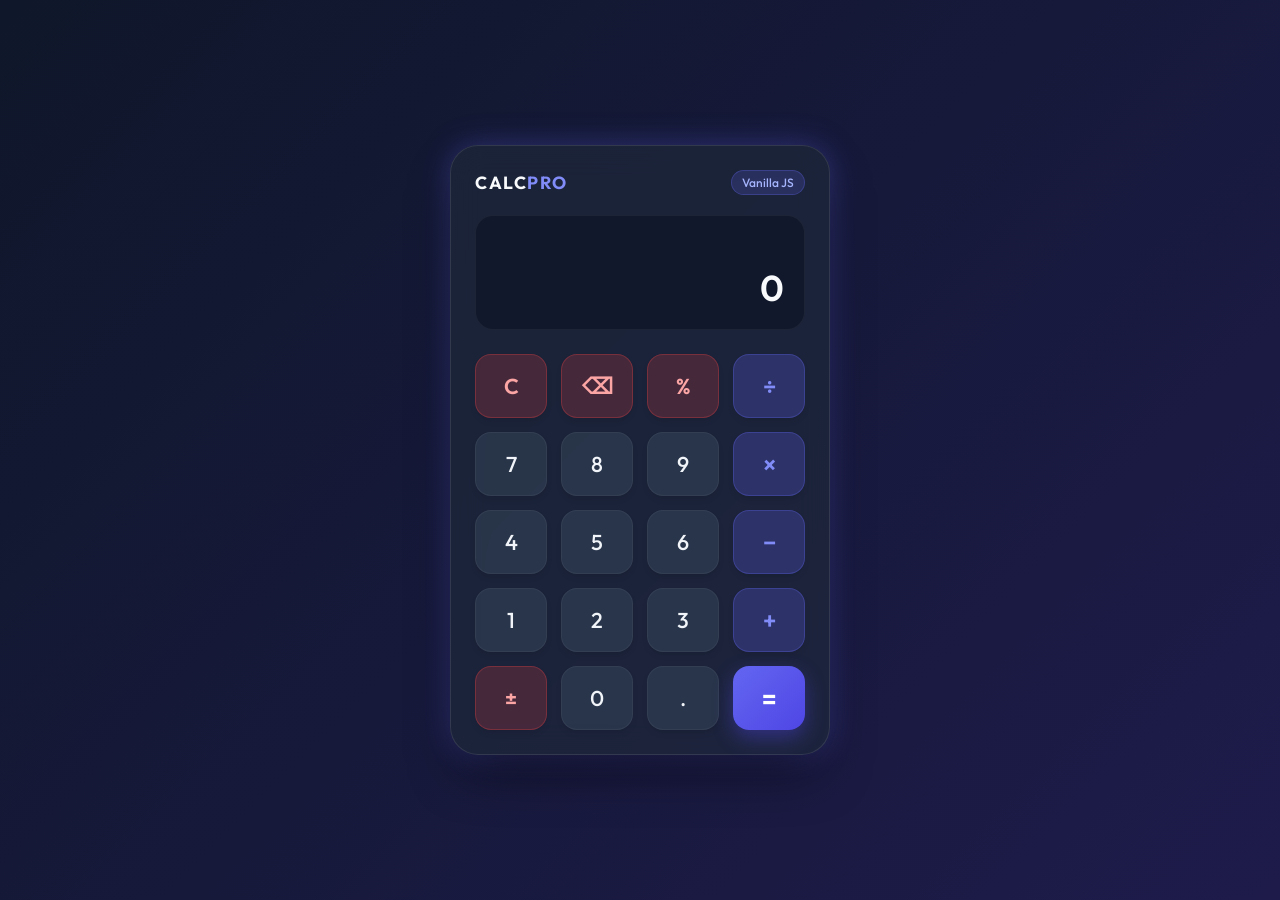
<file: task1-calculator/index.html>
<!DOCTYPE html>
<html lang="en">
<head>
    <meta charset="UTF-8">
    <meta name="viewport" content="width=device-width, initial-scale=1.0">
    <title>Modern Precision Calculator</title>
    <link rel="stylesheet" href="style.css">
    <link rel="preconnect" href="https://fonts.googleapis.com">
    <link rel="preconnect" href="https://fonts.gstatic.com" crossorigin>
    <link href="https://fonts.googleapis.com/css2?family=Outfit:wght@300;400;500;600;700&display=swap" rel="stylesheet">
</head>
<body>
    <div class="calculator-container">
        <header class="calculator-header">
            <span class="logo">CALC<span class="highlight">PRO</span></span>
            <span class="badge">Vanilla JS</span>
        </header>

        <!-- Display Screen -->
        <div class="display-screen" id="displayScreen">
            <div class="previous-operand" id="previousOperand"></div>
            <div class="current-operand" id="currentOperand">0</div>
        </div>

        <!-- Buttons Grid -->
        <div class="buttons-grid">
            <button class="btn btn-action" data-action="clear">C</button>
            <button class="btn btn-action" data-action="backspace">⌫</button>
            <button class="btn btn-action" data-action="percent">%</button>
            <button class="btn btn-operator" data-operator="÷">÷</button>

            <button class="btn btn-number" data-number="7">7</button>
            <button class="btn btn-number" data-number="8">8</button>
            <button class="btn btn-number" data-number="9">9</button>
            <button class="btn btn-operator" data-operator="×">×</button>

            <button class="btn btn-number" data-number="4">4</button>
            <button class="btn btn-number" data-number="5">5</button>
            <button class="btn btn-number" data-number="6">6</button>
            <button class="btn btn-operator" data-operator="-">−</button>

            <button class="btn btn-number" data-number="1">1</button>
            <button class="btn btn-number" data-number="2">2</button>
            <button class="btn btn-number" data-number="3">3</button>
            <button class="btn btn-operator" data-operator="+">+</button>

            <button class="btn btn-action" data-action="toggle-sign">±</button>
            <button class="btn btn-number" data-number="0">0</button>
            <button class="btn btn-number" data-action="decimal">.</button>
            <button class="btn btn-equals" data-action="equals">=</button>
        </div>
    </div>

    <script src="script.js"></script>
</body>
</html>
</file>
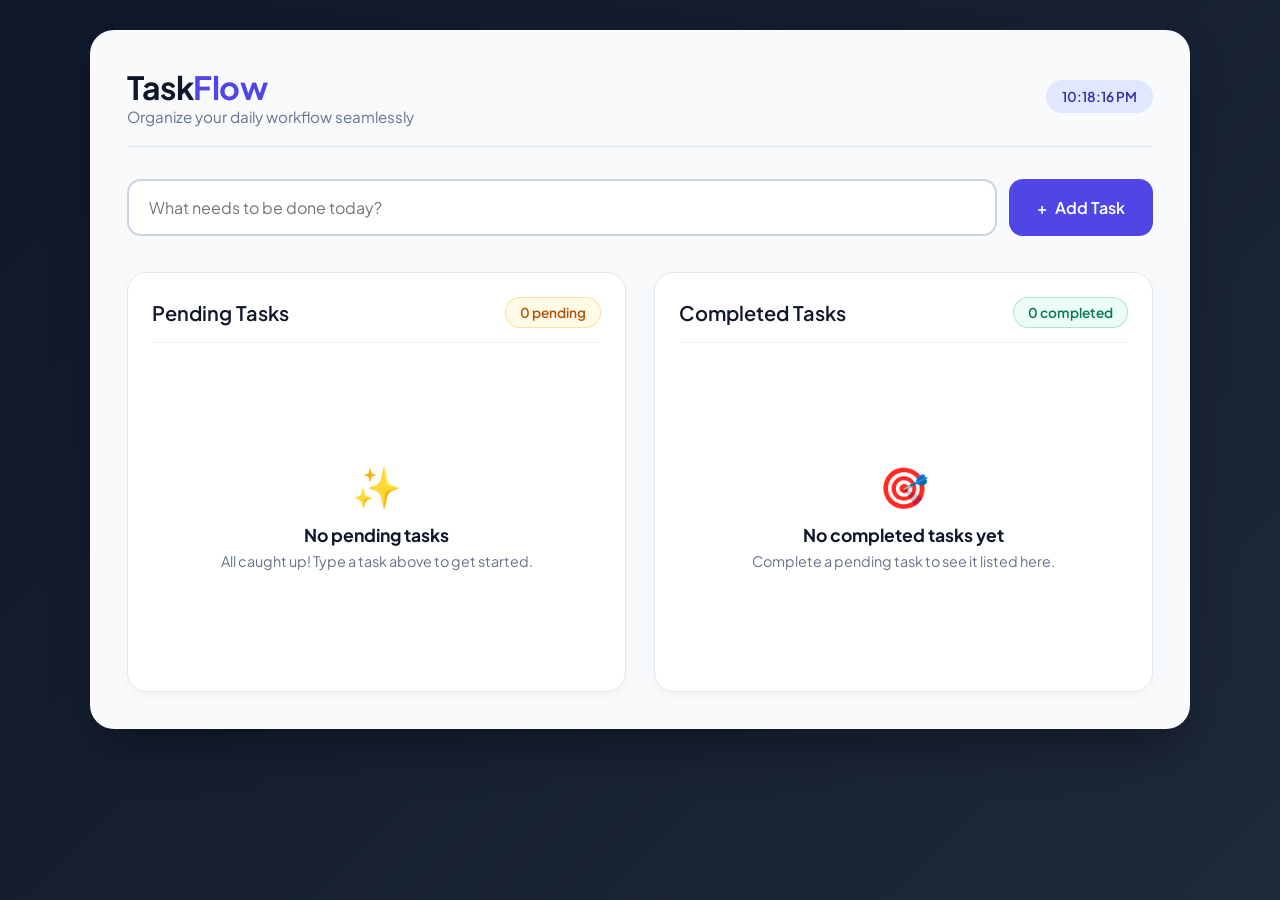
<file: task3-todo/index.html>
<!DOCTYPE html>
<html lang="en">
<head>
    <meta charset="UTF-8">
    <meta name="viewport" content="width=device-width, initial-scale=1.0">
    <title>TaskFlow Pro | Modern To-Do Web Application</title>
    <link rel="stylesheet" href="style.css">
    <link rel="preconnect" href="https://fonts.googleapis.com">
    <link rel="preconnect" href="https://fonts.gstatic.com" crossorigin>
    <link href="https://fonts.googleapis.com/css2?family=Plus+Jakarta+Sans:wght@400;500;600;700&display=swap" rel="stylesheet">
</head>
<body>

    <div class="app-wrapper">
        <!-- Header -->
        <header class="app-header">
            <div class="header-left">
                <h1 class="app-title">Task<span class="highlight">Flow</span></h1>
                <p class="app-subtitle">Organize your daily workflow seamlessly</p>
            </div>
            <div class="header-right">
                <div class="clock-badge" id="liveClock">Loading time...</div>
            </div>
        </header>

        <!-- Task Input Section -->
        <section class="task-input-section">
            <form id="addTaskForm" class="task-form">
                <div class="input-group">
                    <input type="text" id="taskInput" placeholder="What needs to be done today?" autocomplete="off" required>
                    <button type="submit" class="btn btn-add" id="addTaskBtn">
                        <span class="btn-icon">+</span> Add Task
                    </button>
                </div>
            </form>
        </section>

        <!-- Dashboard Grid: Pending & Completed Lists -->
        <main class="dashboard-grid">
            
            <!-- Pending Tasks Column -->
            <section class="task-column">
                <div class="column-header">
                    <h2>Pending Tasks</h2>
                    <span class="badge badge-pending" id="pendingCount">0 pending</span>
                </div>
                
                <div class="task-list-container" id="pendingList">
                    <!-- Dynamic Items injected via JS -->
                </div>

                <!-- Empty State Message -->
                <div class="empty-state" id="pendingEmptyState">
                    <div class="empty-icon">✨</div>
                    <h3>No pending tasks</h3>
                    <p>All caught up! Type a task above to get started.</p>
                </div>
            </section>

            <!-- Completed Tasks Column -->
            <section class="task-column">
                <div class="column-header">
                    <h2>Completed Tasks</h2>
                    <span class="badge badge-completed" id="completedCount">0 completed</span>
                </div>
                
                <div class="task-list-container" id="completedList">
                    <!-- Dynamic Items injected via JS -->
                </div>

                <!-- Empty State Message -->
                <div class="empty-state" id="completedEmptyState">
                    <div class="empty-icon">🎯</div>
                    <h3>No completed tasks yet</h3>
                    <p>Complete a pending task to see it listed here.</p>
                </div>
            </section>
        </main>
    </div>

    <script src="script.js"></script>
</body>
</html>
</file>
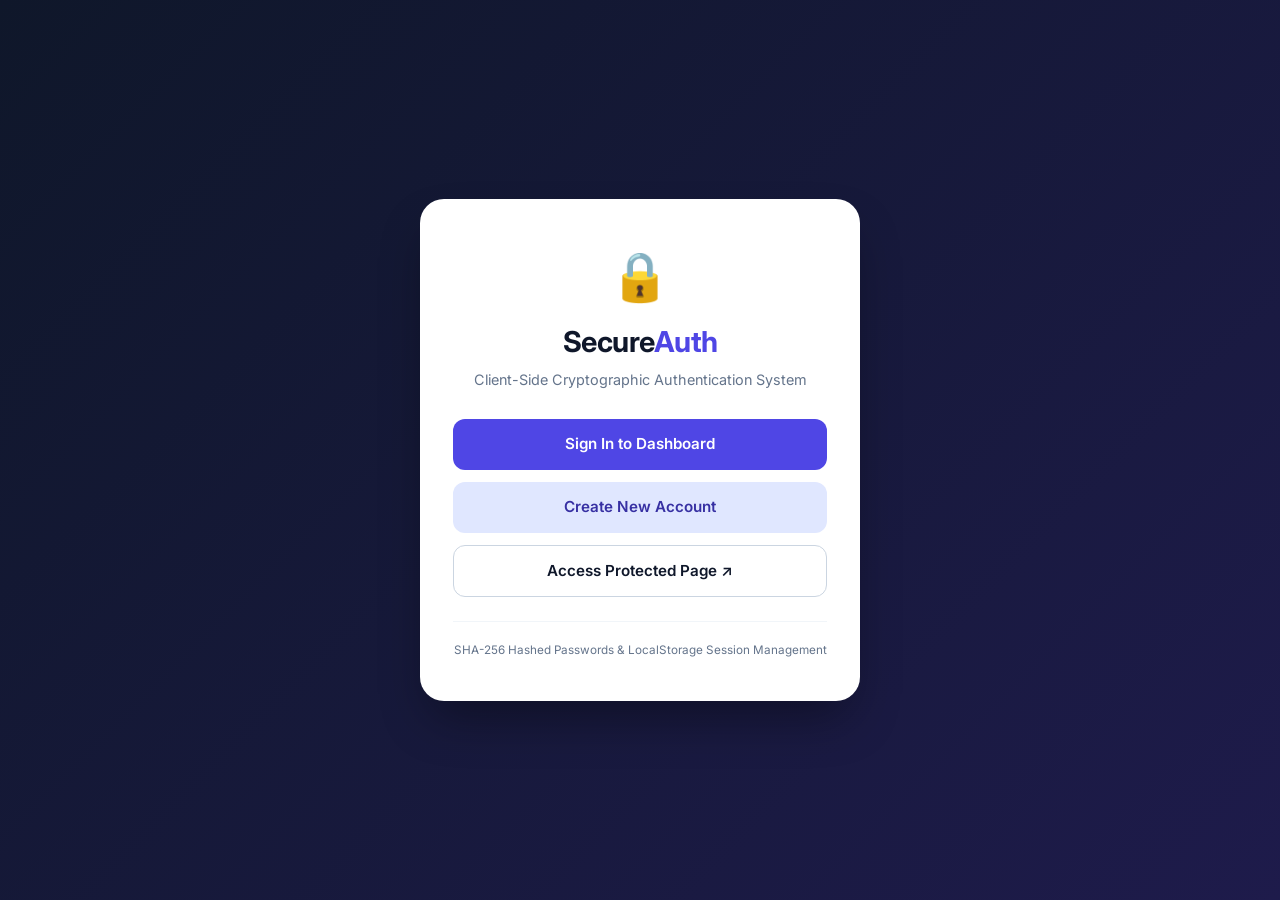
<file: task4-auth/index.html>
<!DOCTYPE html>
<html lang="en">
<head>
    <meta charset="UTF-8">
    <meta name="viewport" content="width=device-width, initial-scale=1.0">
    <title>SecureAuth | Portal Gateway</title>
    <link rel="stylesheet" href="style.css">
    <link rel="preconnect" href="https://fonts.googleapis.com">
    <link rel="preconnect" href="https://fonts.gstatic.com" crossorigin>
    <link href="https://fonts.googleapis.com/css2?family=Inter:wght@400;500;600;700&display=swap" rel="stylesheet">
</head>
<body class="auth-body">

    <div class="auth-card">
        <div class="auth-header">
            <div class="shield-logo">🔒</div>
            <h1>Secure<span class="highlight">Auth</span></h1>
            <p>Client-Side Cryptographic Authentication System</p>
        </div>

        <div class="gateway-actions">
            <a href="login.html" class="btn btn-primary btn-block">Sign In to Dashboard</a>
            <a href="register.html" class="btn btn-secondary btn-block">Create New Account</a>
            <a href="dashboard.html" class="btn btn-outline btn-block">Access Protected Page ↗</a>
        </div>

        <div class="auth-footer">
            <p><small>SHA-256 Hashed Passwords & LocalStorage Session Management</small></p>
        </div>
    </div>

    <script src="auth.js"></script>
    <script>
        // Automatic session check on gateway entry
        document.addEventListener('DOMContentLoaded', () => {
            const session = AuthEngine.getSession();
            if (session) {
                window.location.href = 'dashboard.html';
            }
        });
    </script>
</body>
</html>
</file>
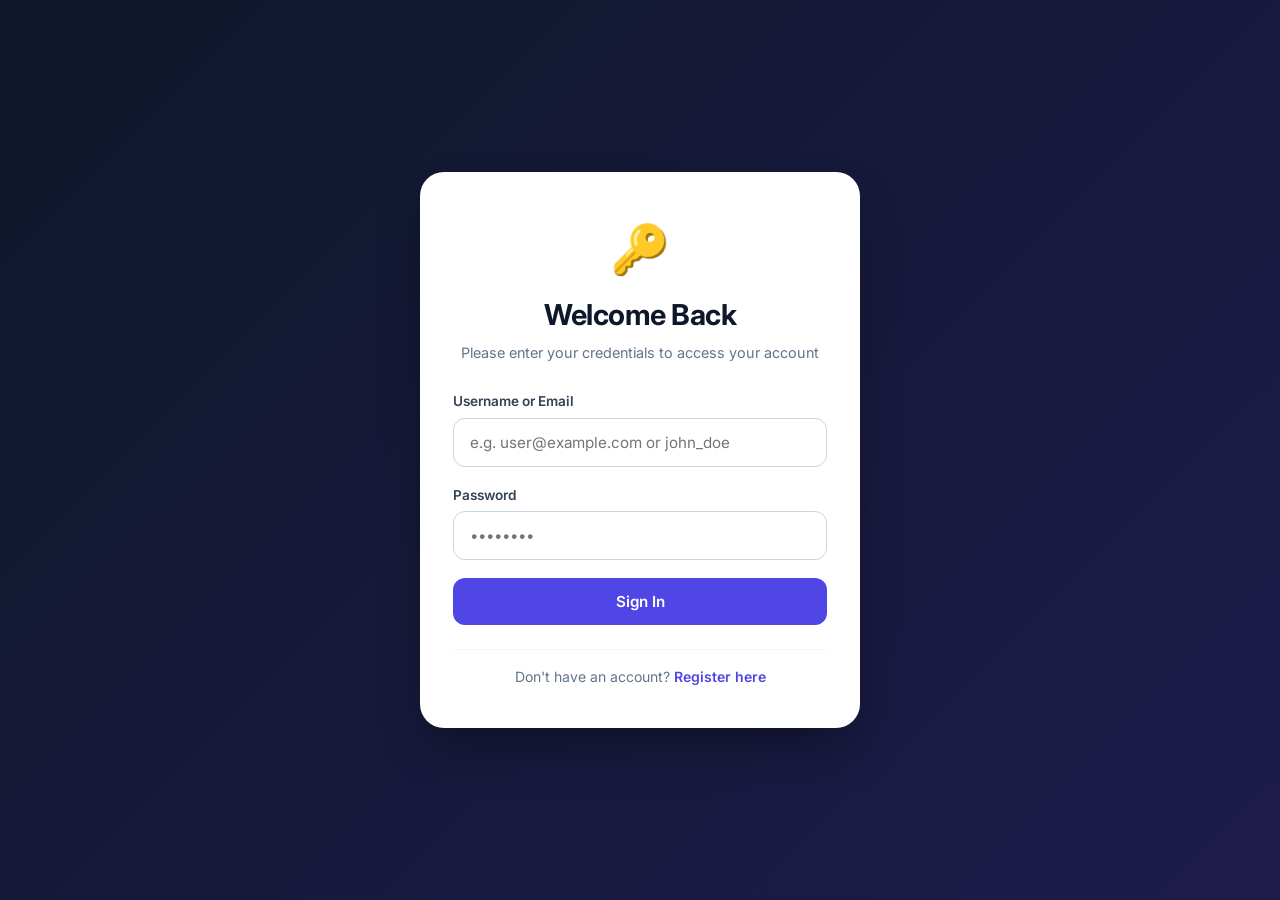
<file: task4-auth/dashboard.html>
<!DOCTYPE html>
<html lang="en">
<head>
    <meta charset="UTF-8">
    <meta name="viewport" content="width=device-width, initial-scale=1.0">
    <title>Protected Dashboard | SecureAuth</title>
    <link rel="stylesheet" href="style.css">
    <link rel="preconnect" href="https://fonts.googleapis.com">
    <link rel="preconnect" href="https://fonts.gstatic.com" crossorigin>
    <link href="https://fonts.googleapis.com/css2?family=Inter:wght@400;500;600;700&display=swap" rel="stylesheet">
</head>
<body class="dashboard-body">

    <!-- Top Navigation Bar -->
    <header class="dash-navbar">
        <div class="dash-container">
            <div class="dash-brand">
                <span class="shield-logo-sm">🛡️</span>
                <span>Secure<span class="highlight">Auth</span> Dashboard</span>
            </div>
            <div class="user-menu">
                <span class="user-badge" id="dashUserBadge">User</span>
                <button id="logoutBtn" class="btn btn-danger-sm">Logout</button>
            </div>
        </div>
    </header>

    <main class="dash-main">
        <div class="dash-container">
            
            <!-- Welcome Hero Card -->
            <section class="dash-hero">
                <div class="hero-left">
                    <span class="access-badge">✔ Session Authenticated</span>
                    <h1 id="welcomeHeading">Welcome Back!</h1>
                    <p class="dash-subtext">You have successfully gained access to the restricted protected zone.</p>
                </div>
            </section>

            <!-- Dashboard Details Cards Grid -->
            <div class="info-grid">
                
                <div class="info-card">
                    <div class="info-icon">👤</div>
                    <div class="info-details">
                        <h3>Account Details</h3>
                        <p><strong>Username:</strong> <span id="infoUsername">...</span></p>
                        <p><strong>Email:</strong> <span id="infoEmail">...</span></p>
                    </div>
                </div>

                <div class="info-card">
                    <div class="info-icon">🔑</div>
                    <div class="info-details">
                        <h3>Security Standard</h3>
                        <p><strong>Hash Algorithm:</strong> SHA-256 (256-bit Digest)</p>
                        <p><strong>Storage:</strong> Isolated Client Session Token</p>
                    </div>
                </div>

                <div class="info-card">
                    <div class="info-icon">🕒</div>
                    <div class="info-details">
                        <h3>Session Activity</h3>
                        <p><strong>Logged In At:</strong> <span id="infoLoginTime">...</span></p>
                        <p><strong>Session Status:</strong> <span class="text-success">Active & Protected</span></p>
                    </div>
                </div>

            </div>

        </div>
    </main>

    <script src="auth.js"></script>
    <script>
        document.addEventListener('DOMContentLoaded', () => {
            // STRICT ROUTE GUARD: Check active session
            const session = AuthEngine.getSession();
            if (!session) {
                // Redirect immediately if unauthenticated
                window.location.href = 'login.html';
                return;
            }

            // Display Session Details
            document.getElementById('dashUserBadge').textContent = session.username;
            document.getElementById('welcomeHeading').textContent = `Welcome, ${session.username}!`;
            document.getElementById('infoUsername').textContent = session.username;
            document.getElementById('infoEmail').textContent = session.email;

            const loginDate = new Date(session.loginTime);
            document.getElementById('infoLoginTime').textContent = loginDate.toLocaleTimeString([], {
                hour: '2-digit', minute: '2-digit', second: '2-digit'
            }) + ' on ' + loginDate.toLocaleDateString();

            // Handle Logout
            document.getElementById('logoutBtn').addEventListener('click', () => {
                AuthEngine.logout();
                window.location.href = 'login.html';
            });
        });
    </script>
</body>
</html>
</file>
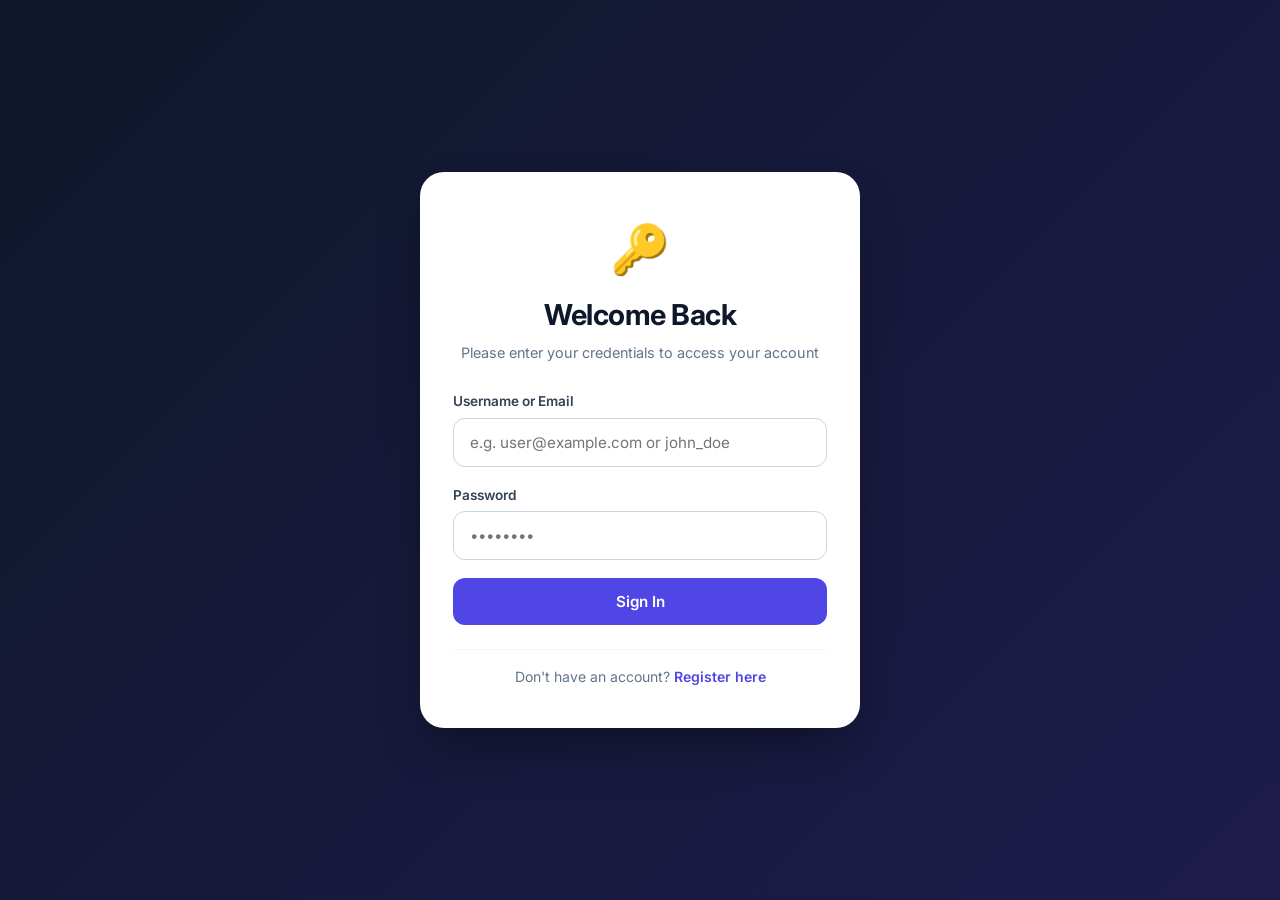
<file: task4-auth/login.html>
<!DOCTYPE html>
<html lang="en">
<head>
    <meta charset="UTF-8">
    <meta name="viewport" content="width=device-width, initial-scale=1.0">
    <title>Sign In | SecureAuth Portal</title>
    <link rel="stylesheet" href="style.css">
    <link rel="preconnect" href="https://fonts.googleapis.com">
    <link rel="preconnect" href="https://fonts.gstatic.com" crossorigin>
    <link href="https://fonts.googleapis.com/css2?family=Inter:wght@400;500;600;700&display=swap" rel="stylesheet">
</head>
<body class="auth-body">

    <div class="auth-card">
        <div class="auth-header">
            <div class="shield-logo">🔑</div>
            <h1>Welcome Back</h1>
            <p>Please enter your credentials to access your account</p>
        </div>

        <!-- Alert Notification Box -->
        <div id="alertBox" class="alert-banner" style="display: none;"></div>

        <!-- Login Form -->
        <form id="loginForm" class="auth-form" novalidate>
            <div class="form-group">
                <label for="loginIdentifier">Username or Email</label>
                <input type="text" id="loginIdentifier" placeholder="e.g. user@example.com or john_doe" autocomplete="username" required>
            </div>

            <div class="form-group">
                <label for="loginPassword">Password</label>
                <input type="password" id="loginPassword" placeholder="••••••••" autocomplete="current-password" required>
            </div>

            <button type="submit" class="btn btn-primary btn-block" id="loginSubmitBtn">
                Sign In
            </button>
        </form>

        <div class="auth-footer">
            <p>Don't have an account? <a href="register.html">Register here</a></p>
        </div>
    </div>

    <script src="auth.js"></script>
    <script>
        document.addEventListener('DOMContentLoaded', () => {
            // Guard: if already logged in, redirect to dashboard
            if (AuthEngine.getSession()) {
                window.location.href = 'dashboard.html';
                return;
            }

            const loginForm = document.getElementById('loginForm');
            const identifierInput = document.getElementById('loginIdentifier');
            const passwordInput = document.getElementById('loginPassword');
            const alertBox = document.getElementById('alertBox');

            loginForm.addEventListener('submit', async (e) => {
                e.preventDefault();
                alertBox.style.display = 'none';

                const identifier = identifierInput.value.trim();
                const password = passwordInput.value;

                if (!identifier || !password) {
                    AuthEngine.showAlert(alertBox, 'Please enter both username/email and password.', 'danger');
                    return;
                }

                // Authenticate credentials against SHA-256 store
                const result = await AuthEngine.login(identifier, password);

                if (result.success) {
                    AuthEngine.showAlert(alertBox, 'Login successful! Redirecting to dashboard...', 'success');
                    setTimeout(() => {
                        window.location.href = 'dashboard.html';
                    }, 1000);
                } else {
                    // Generic security message (does NOT reveal which field was wrong)
                    AuthEngine.showAlert(alertBox, result.message, 'danger');
                }
            });
        });
    </script>
</body>
</html>
</file>
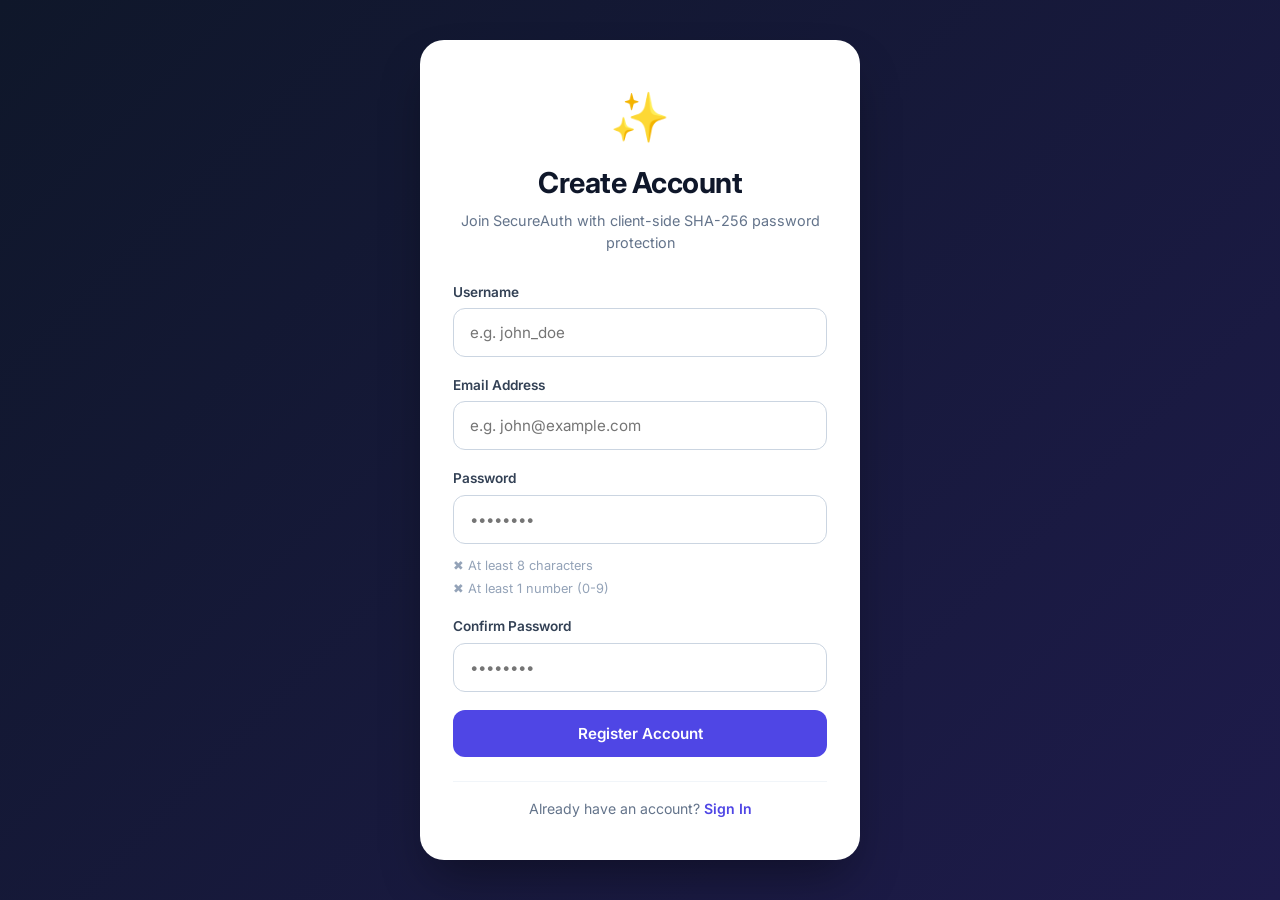
<file: task4-auth/register.html>
<!DOCTYPE html>
<html lang="en">
<head>
    <meta charset="UTF-8">
    <meta name="viewport" content="width=device-width, initial-scale=1.0">
    <title>Create Account | SecureAuth Portal</title>
    <link rel="stylesheet" href="style.css">
    <link rel="preconnect" href="https://fonts.googleapis.com">
    <link rel="preconnect" href="https://fonts.gstatic.com" crossorigin>
    <link href="https://fonts.googleapis.com/css2?family=Inter:wght@400;500;600;700&display=swap" rel="stylesheet">
</head>
<body class="auth-body">

    <div class="auth-card">
        <div class="auth-header">
            <div class="shield-logo">✨</div>
            <h1>Create Account</h1>
            <p>Join SecureAuth with client-side SHA-256 password protection</p>
        </div>

        <!-- Alert Notification Box -->
        <div id="alertBox" class="alert-banner" style="display: none;"></div>

        <!-- Registration Form -->
        <form id="registerForm" class="auth-form" novalidate>
            <div class="form-group">
                <label for="regUsername">Username</label>
                <input type="text" id="regUsername" placeholder="e.g. john_doe" required>
            </div>

            <div class="form-group">
                <label for="regEmail">Email Address</label>
                <input type="email" id="regEmail" placeholder="e.g. john@example.com" required>
            </div>

            <div class="form-group">
                <label for="regPassword">Password</label>
                <input type="password" id="regPassword" placeholder="••••••••" required>
                
                <!-- Password Strength Criteria Checklist -->
                <div class="password-criteria">
                    <span id="critMinLength" class="crit-item">✖ At least 8 characters</span>
                    <span id="critHasNumber" class="crit-item">✖ At least 1 number (0-9)</span>
                </div>
            </div>

            <div class="form-group">
                <label for="regConfirmPassword">Confirm Password</label>
                <input type="password" id="regConfirmPassword" placeholder="••••••••" required>
            </div>

            <button type="submit" class="btn btn-primary btn-block" id="regSubmitBtn">
                Register Account
            </button>
        </form>

        <div class="auth-footer">
            <p>Already have an account? <a href="login.html">Sign In</a></p>
        </div>
    </div>

    <script src="auth.js"></script>
    <script>
        document.addEventListener('DOMContentLoaded', () => {
            const registerForm = document.getElementById('registerForm');
            const usernameInput = document.getElementById('regUsername');
            const emailInput = document.getElementById('regEmail');
            const passwordInput = document.getElementById('regPassword');
            const confirmPasswordInput = document.getElementById('regConfirmPassword');
            const alertBox = document.getElementById('alertBox');

            const critMinLength = document.getElementById('critMinLength');
            const critHasNumber = document.getElementById('critHasNumber');

            // Live password requirement validation
            passwordInput.addEventListener('input', () => {
                const val = passwordInput.value;
                
                // 1. Min 8 Chars
                if (val.length >= 8) {
                    critMinLength.classList.add('valid');
                    critMinLength.textContent = '✔ At least 8 characters';
                } else {
                    critMinLength.classList.remove('valid');
                    critMinLength.textContent = '✖ At least 8 characters';
                }

                // 2. At least 1 number
                if (/\d/.test(val)) {
                    critHasNumber.classList.add('valid');
                    critHasNumber.textContent = '✔ At least 1 number (0-9)';
                } else {
                    critHasNumber.classList.remove('valid');
                    critHasNumber.textContent = '✖ At least 1 number (0-9)';
                }
            });

            registerForm.addEventListener('submit', async (e) => {
                e.preventDefault();
                alertBox.style.display = 'none';

                const username = usernameInput.value.trim();
                const email = emailInput.value.trim();
                const password = passwordInput.value;
                const confirmPassword = confirmPasswordInput.value;

                if (!username || !email || !password || !confirmPassword) {
                    AuthEngine.showAlert(alertBox, 'All fields are required.', 'danger');
                    return;
                }

                if (password !== confirmPassword) {
                    AuthEngine.showAlert(alertBox, 'Passwords do not match.', 'danger');
                    return;
                }

                // Attempt registration using AuthEngine
                const result = await AuthEngine.register(username, email, password);

                if (result.success) {
                    AuthEngine.showAlert(alertBox, 'Account registered successfully! Redirecting to login...', 'success');
                    setTimeout(() => {
                        window.location.href = 'login.html';
                    }, 1200);
                } else {
                    AuthEngine.showAlert(alertBox, result.message, 'danger');
                }
            });
        });
    </script>
</body>
</html>
</file>
<file: task1-calculator/style.css>
/* Modern Precision Calculator Design System */
:root {
    --bg-gradient: linear-gradient(135deg, #0f172a 0%, #1e1b4b 100%);
    --card-bg: rgba(30, 41, 59, 0.7);
    --card-border: rgba(255, 255, 255, 0.1);
    --text-primary: #f8fafc;
    --text-secondary: #94a3b8;
    --accent-glow: rgba(99, 102, 241, 0.35);

    /* Button Colors */
    --btn-num-bg: rgba(51, 65, 85, 0.6);
    --btn-num-hover: rgba(71, 85, 105, 0.8);
    --btn-num-text: #f1f5f9;

    --btn-op-bg: rgba(99, 102, 241, 0.25);
    --btn-op-hover: rgba(99, 102, 241, 0.45);
    --btn-op-text: #818cf8;

    --btn-action-bg: rgba(239, 68, 68, 0.2);
    --btn-action-hover: rgba(239, 68, 68, 0.4);
    --btn-action-text: #fca5a5;

    --btn-equals-bg: linear-gradient(135deg, #6366f1 0%, #4f46e5 100%);
    --btn-equals-hover: linear-gradient(135deg, #4f46e5 0%, #4338ca 100%);
    --btn-equals-text: #ffffff;
}

* {
    margin: 0;
    padding: 0;
    box-sizing: border-box;
    font-family: 'Outfit', -apple-system, BlinkMacSystemFont, sans-serif;
}

body {
    min-height: 100vh;
    display: flex;
    justify-content: center;
    align-items: center;
    background: var(--bg-gradient);
    color: var(--text-primary);
    padding: 20px;
}

.calculator-container {
    width: 100%;
    max-width: 380px;
    background: var(--card-bg);
    backdrop-filter: blur(16px);
    -webkit-backdrop-filter: blur(16px);
    border: 1px solid var(--card-border);
    border-radius: 28px;
    padding: 24px;
    box-shadow: 0 25px 50px -12px rgba(0, 0, 0, 0.5), 0 0 30px var(--accent-glow);
}

.calculator-header {
    display: flex;
    justify-content: space-between;
    align-items: center;
    margin-bottom: 20px;
}

.logo {
    font-weight: 700;
    font-size: 1.1rem;
    letter-spacing: 1.5px;
    color: var(--text-primary);
}

.logo .highlight {
    color: #818cf8;
}

.badge {
    font-size: 0.75rem;
    padding: 4px 10px;
    background: rgba(99, 102, 241, 0.2);
    color: #a5b4fc;
    border-radius: 20px;
    border: 1px solid rgba(99, 102, 241, 0.3);
    font-weight: 500;
}

/* Display Screen */
.display-screen {
    background: rgba(15, 23, 42, 0.8);
    border: 1px solid rgba(255, 255, 255, 0.05);
    border-radius: 18px;
    padding: 20px;
    margin-bottom: 24px;
    text-align: right;
    min-height: 110px;
    display: flex;
    flex-direction: column;
    justify-content: flex-end;
    word-break: break-all;
    word-wrap: break-word;
    overflow: hidden;
}

.previous-operand {
    font-size: 0.95rem;
    color: var(--text-secondary);
    min-height: 24px;
    margin-bottom: 6px;
    transition: all 0.2s ease;
}

.current-operand {
    font-size: 2.25rem;
    font-weight: 600;
    color: var(--text-primary);
    line-height: 1.2;
    transition: all 0.2s ease;
}

.current-operand.error-state {
    color: #f87171;
    font-size: 1.5rem;
}

/* Grid Layout */
.buttons-grid {
    display: grid;
    grid-template-columns: repeat(4, 1fr);
    gap: 14px;
}

.btn {
    border: none;
    outline: none;
    height: 64px;
    border-radius: 16px;
    font-size: 1.35rem;
    font-weight: 500;
    cursor: pointer;
    transition: all 0.15s cubic-bezier(0.4, 0, 0.2, 1);
    user-select: none;
    display: flex;
    align-items: center;
    justify-content: center;
    box-shadow: 0 4px 6px -1px rgba(0, 0, 0, 0.1);
}

.btn:active {
    transform: scale(0.94);
}

/* Button Variants */
.btn-number {
    background: var(--btn-num-bg);
    color: var(--btn-num-text);
    border: 1px solid rgba(255, 255, 255, 0.05);
}

.btn-number:hover {
    background: var(--btn-num-hover);
    border-color: rgba(255, 255, 255, 0.15);
}

.btn-operator {
    background: var(--btn-op-bg);
    color: var(--btn-op-text);
    border: 1px solid rgba(99, 102, 241, 0.3);
    font-weight: 600;
    font-size: 1.5rem;
}

.btn-operator:hover, .btn-operator.active {
    background: var(--btn-op-hover);
    box-shadow: 0 0 15px rgba(99, 102, 241, 0.4);
}

.btn-action {
    background: var(--btn-action-bg);
    color: var(--btn-action-text);
    border: 1px solid rgba(239, 68, 68, 0.3);
    font-weight: 600;
}

.btn-action:hover {
    background: var(--btn-action-hover);
}

.btn-equals {
    background: var(--btn-equals-bg);
    color: var(--btn-equals-text);
    font-weight: 700;
    font-size: 1.6rem;
    box-shadow: 0 8px 20px rgba(79, 70, 229, 0.4);
}

.btn-equals:hover {
    background: var(--btn-equals-hover);
    box-shadow: 0 10px 25px rgba(79, 70, 229, 0.6);
}

/* Responsive adjustments */
@media (max-width: 400px) {
    .calculator-container {
        padding: 16px;
    }
    .btn {
        height: 56px;
        font-size: 1.2rem;
    }
    .current-operand {
        font-size: 1.9rem;
    }
}
</file>
<file: task3-todo/style.css>
/* TaskFlow Pro - Stylesheet */
:root {
    --bg-gradient: linear-gradient(135deg, #0f172a 0%, #1e293b 100%);
    --card-bg: #ffffff;
    --card-border: #e2e8f0;
    --text-primary: #0f172a;
    --text-secondary: #64748b;
    
    --primary-indigo: #4f46e5;
    --primary-hover: #4338ca;
    
    --success-green: #10b981;
    --success-bg: #ecfdf5;
    --success-text: #047857;

    --pending-amber: #f59e0b;
    --pending-bg: #fffbe6;
    --pending-text: #b45309;

    --danger-red: #ef4444;
    --danger-bg: #fef2f2;
    --danger-text: #dc2626;

    --font-family: 'Plus Jakarta Sans', system-ui, -apple-system, sans-serif;
}

* {
    margin: 0;
    padding: 0;
    box-sizing: border-box;
}

body {
    font-family: var(--font-family);
    background: var(--bg-gradient);
    min-height: 100vh;
    color: var(--text-primary);
    padding: 30px 20px;
    display: flex;
    justify-content: center;
    align-items: flex-start;
}

.app-wrapper {
    width: 100%;
    max-width: 1100px;
    background: #f8fafc;
    border-radius: 24px;
    padding: 36px;
    box-shadow: 0 25px 50px -12px rgba(0, 0, 0, 0.4);
    border: 1px solid rgba(255, 255, 255, 0.1);
}

/* Header */
.app-header {
    display: flex;
    justify-content: space-between;
    align-items: center;
    margin-bottom: 32px;
    padding-bottom: 20px;
    border-bottom: 1px solid var(--card-border);
}

.app-title {
    font-size: 2rem;
    font-weight: 700;
    letter-spacing: -0.5px;
}

.app-title .highlight {
    color: var(--primary-indigo);
}

.app-subtitle {
    color: var(--text-secondary);
    font-size: 0.95rem;
}

.clock-badge {
    background: #e0e7ff;
    color: #3730a3;
    padding: 8px 16px;
    border-radius: 20px;
    font-weight: 600;
    font-size: 0.85rem;
}

/* Task Input Form */
.task-input-section {
    margin-bottom: 36px;
}

.task-form .input-group {
    display: flex;
    gap: 12px;
}

.input-group input {
    flex-grow: 1;
    padding: 16px 20px;
    border-radius: 14px;
    border: 2px solid #cbd5e1;
    font-size: 1rem;
    font-family: var(--font-family);
    outline: none;
    transition: all 0.2s;
    background: #ffffff;
}

.input-group input:focus {
    border-color: var(--primary-indigo);
    box-shadow: 0 0 0 4px rgba(79, 70, 229, 0.15);
}

.btn-add {
    background: var(--primary-indigo);
    color: #ffffff;
    border: none;
    padding: 0 28px;
    border-radius: 14px;
    font-size: 1rem;
    font-weight: 600;
    cursor: pointer;
    display: flex;
    align-items: center;
    gap: 8px;
    transition: all 0.2s;
    font-family: var(--font-family);
}

.btn-add:hover {
    background: var(--primary-hover);
    transform: translateY(-1px);
    box-shadow: 0 8px 16px rgba(79, 70, 229, 0.3);
}

/* Dashboard Columns */
.dashboard-grid {
    display: grid;
    grid-template-columns: 1fr 1fr;
    gap: 28px;
}

.task-column {
    background: #ffffff;
    border-radius: 20px;
    padding: 24px;
    border: 1px solid var(--card-border);
    box-shadow: 0 4px 12px rgba(0, 0, 0, 0.03);
    min-height: 420px;
    display: flex;
    flex-direction: column;
}

.column-header {
    display: flex;
    justify-content: space-between;
    align-items: center;
    margin-bottom: 20px;
    padding-bottom: 14px;
    border-bottom: 1px solid #f1f5f9;
}

.column-header h2 {
    font-size: 1.25rem;
    font-weight: 600;
    color: var(--text-primary);
}

.badge {
    padding: 6px 14px;
    border-radius: 20px;
    font-size: 0.85rem;
    font-weight: 600;
}

.badge-pending {
    background: var(--pending-bg);
    color: var(--pending-text);
    border: 1px solid rgba(245, 158, 11, 0.3);
}

.badge-completed {
    background: var(--success-bg);
    color: var(--success-text);
    border: 1px solid rgba(16, 185, 129, 0.3);
}

/* Task Item Card */
.task-list-container {
    display: flex;
    flex-direction: column;
    gap: 14px;
}

.task-card {
    background: #f8fafc;
    border: 1px solid #e2e8f0;
    border-radius: 14px;
    padding: 16px;
    display: flex;
    flex-direction: column;
    gap: 10px;
    transition: all 0.25s ease;
    animation: fadeIn 0.3s ease;
}

.task-card:hover {
    border-color: #cbd5e1;
    box-shadow: 0 4px 12px rgba(0, 0, 0, 0.05);
}

.task-card.completed {
    opacity: 0.85;
    background: #f1f5f9;
}

.task-card.completed .task-text {
    text-decoration: line-through;
    color: var(--text-secondary);
}

.task-header {
    display: flex;
    align-items: flex-start;
    gap: 12px;
}

.toggle-checkbox {
    width: 22px;
    height: 22px;
    accent-color: var(--primary-indigo);
    cursor: pointer;
    margin-top: 2px;
}

.task-text {
    flex-grow: 1;
    font-size: 1rem;
    color: var(--text-primary);
    word-break: break-word;
    line-height: 1.4;
}

/* Inline Edit Controls */
.edit-input {
    flex-grow: 1;
    padding: 8px 12px;
    border-radius: 8px;
    border: 1px solid var(--primary-indigo);
    font-size: 0.95rem;
    font-family: var(--font-family);
    outline: none;
}

.task-meta {
    display: flex;
    justify-content: space-between;
    align-items: center;
    font-size: 0.78rem;
    color: var(--text-secondary);
    padding-top: 8px;
    border-top: 1px dashed #e2e8f0;
}

.task-actions {
    display: flex;
    gap: 8px;
}

.btn-action-sm {
    border: none;
    background: transparent;
    padding: 4px 8px;
    border-radius: 6px;
    font-size: 0.82rem;
    font-weight: 600;
    cursor: pointer;
    transition: background 0.2s;
}

.btn-edit {
    color: var(--primary-indigo);
}
.btn-edit:hover { background: #e0e7ff; }

.btn-delete {
    color: var(--danger-red);
}
.btn-delete:hover { background: var(--danger-bg); }

.btn-save {
    background: var(--success-green);
    color: #ffffff;
    padding: 4px 12px;
}
.btn-save:hover { background: #059669; }

.btn-cancel {
    background: #94a3b8;
    color: #ffffff;
    padding: 4px 12px;
}
.btn-cancel:hover { background: #64748b; }

/* Empty States */
.empty-state {
    display: flex;
    flex-direction: column;
    align-items: center;
    justify-content: center;
    text-align: center;
    padding: 60px 20px;
    margin: auto 0;
}

.empty-icon {
    font-size: 2.5rem;
    margin-bottom: 12px;
}

.empty-state h3 {
    font-size: 1.1rem;
    color: var(--text-primary);
    margin-bottom: 6px;
}

.empty-state p {
    font-size: 0.9rem;
    color: var(--text-secondary);
}

@keyframes fadeIn {
    from { opacity: 0; transform: translateY(6px); }
    to { opacity: 1; transform: translateY(0); }
}

@media (max-width: 820px) {
    .dashboard-grid {
        grid-template-columns: 1fr;
    }
    .app-wrapper {
        padding: 20px;
    }
}
</file>
<file: task4-auth/style.css>
/* SecureAuth System Stylesheet */
:root {
    --bg-gradient: linear-gradient(135deg, #0f172a 0%, #1e1b4b 100%);
    --card-bg: #ffffff;
    --card-border: #e2e8f0;
    --text-primary: #0f172a;
    --text-secondary: #64748b;
    
    --primary-indigo: #4f46e5;
    --primary-hover: #4338ca;
    
    --success-green: #10b981;
    --danger-red: #ef4444;

    --font-family: 'Inter', system-ui, -apple-system, sans-serif;
}

* {
    margin: 0;
    padding: 0;
    box-sizing: border-box;
}

body {
    font-family: var(--font-family);
    color: var(--text-primary);
    line-height: 1.5;
}

/* Auth Center Card Layout */
.auth-body {
    background: var(--bg-gradient);
    min-height: 100vh;
    display: flex;
    justify-content: center;
    align-items: center;
    padding: 20px;
}

.auth-card {
    background: #ffffff;
    width: 100%;
    max-width: 440px;
    border-radius: 24px;
    padding: 40px 32px;
    box-shadow: 0 25px 50px -12px rgba(0, 0, 0, 0.4);
    border: 1px solid rgba(255, 255, 255, 0.2);
}

.auth-header {
    text-align: center;
    margin-bottom: 28px;
}

.shield-logo {
    font-size: 3rem;
    margin-bottom: 8px;
}

.auth-header h1 {
    font-size: 1.8rem;
    font-weight: 700;
    letter-spacing: -0.5px;
    margin-bottom: 6px;
}

.auth-header h1 .highlight {
    color: var(--primary-indigo);
}

.auth-header p {
    color: var(--text-secondary);
    font-size: 0.9rem;
}

/* Form Controls */
.auth-form {
    display: flex;
    flex-direction: column;
    gap: 18px;
}

.form-group {
    display: flex;
    flex-direction: column;
    gap: 6px;
}

.form-group label {
    font-size: 0.85rem;
    font-weight: 600;
    color: #334155;
}

.form-group input {
    padding: 14px 16px;
    border-radius: 12px;
    border: 1.5px solid #cbd5e1;
    font-size: 0.95rem;
    font-family: var(--font-family);
    outline: none;
    transition: border-color 0.2s, box-shadow 0.2s;
}

.form-group input:focus {
    border-color: var(--primary-indigo);
    box-shadow: 0 0 0 3px rgba(79, 70, 229, 0.15);
}

/* Buttons */
.btn {
    display: inline-flex;
    align-items: center;
    justify-content: center;
    padding: 14px 20px;
    border-radius: 12px;
    font-size: 0.95rem;
    font-weight: 600;
    cursor: pointer;
    text-decoration: none;
    border: none;
    transition: all 0.2s ease;
    font-family: var(--font-family);
}

.btn-block {
    width: 100%;
}

.btn-primary {
    background: var(--primary-indigo);
    color: #ffffff;
}

.btn-primary:hover {
    background: var(--primary-hover);
    box-shadow: 0 8px 16px rgba(79, 70, 229, 0.3);
}

.btn-secondary {
    background: #e0e7ff;
    color: #3730a3;
}

.btn-secondary:hover {
    background: #c7d2fe;
}

.btn-outline {
    background: transparent;
    border: 1px solid #cbd5e1;
    color: var(--text-primary);
}

.btn-outline:hover {
    background: #f8fafc;
}

.btn-danger-sm {
    background: #fef2f2;
    color: var(--danger-red);
    border: 1px solid #fecaca;
    padding: 6px 16px;
    font-size: 0.85rem;
}

.btn-danger-sm:hover {
    background: #fee2e2;
}

/* Password Criteria Checklist */
.password-criteria {
    display: flex;
    flex-direction: column;
    gap: 4px;
    margin-top: 6px;
}

.crit-item {
    font-size: 0.8rem;
    color: #94a3b8;
    transition: color 0.2s;
}

.crit-item.valid {
    color: var(--success-green);
    font-weight: 500;
}

/* Alert Banner */
.alert-banner {
    padding: 12px 16px;
    border-radius: 10px;
    font-size: 0.88rem;
    font-weight: 500;
    margin-bottom: 18px;
}

.alert-banner.danger {
    background: #fef2f2;
    color: #991b1b;
    border: 1px solid #fecaca;
}

.alert-banner.success {
    background: #ecfdf5;
    color: #065f46;
    border: 1px solid #a7f3d0;
}

/* Footer Link */
.auth-footer {
    text-align: center;
    margin-top: 24px;
    padding-top: 16px;
    border-top: 1px solid #f1f5f9;
    font-size: 0.88rem;
    color: var(--text-secondary);
}

.auth-footer a {
    color: var(--primary-indigo);
    font-weight: 600;
    text-decoration: none;
}

.auth-footer a:hover {
    text-decoration: underline;
}

.gateway-actions {
    display: flex;
    flex-direction: column;
    gap: 12px;
    margin-bottom: 24px;
}

/* Dashboard Styles */
.dashboard-body {
    background: #f8fafc;
    min-height: 100vh;
}

.dash-navbar {
    background: #0f172a;
    color: #ffffff;
    padding: 16px 0;
    box-shadow: 0 4px 12px rgba(0, 0, 0, 0.1);
}

.dash-container {
    max-width: 1000px;
    margin: 0 auto;
    padding: 0 24px;
    display: flex;
    justify-content: space-between;
    align-items: center;
}

.dash-brand {
    display: flex;
    align-items: center;
    gap: 8px;
    font-weight: 700;
    font-size: 1.15rem;
}

.dash-brand .highlight {
    color: #818cf8;
}

.user-menu {
    display: flex;
    align-items: center;
    gap: 16px;
}

.user-badge {
    background: rgba(255, 255, 255, 0.1);
    padding: 6px 14px;
    border-radius: 20px;
    font-size: 0.85rem;
    font-weight: 500;
}

.dash-main {
    padding: 40px 0;
}

.dash-hero {
    background: #ffffff;
    border: 1px solid #e2e8f0;
    border-radius: 20px;
    padding: 36px;
    margin-bottom: 32px;
    box-shadow: 0 4px 12px rgba(0,0,0,0.03);
}

.access-badge {
    display: inline-block;
    background: #ecfdf5;
    color: #047857;
    padding: 4px 12px;
    border-radius: 20px;
    font-size: 0.82rem;
    font-weight: 600;
    margin-bottom: 12px;
}

.dash-hero h1 {
    font-size: 2rem;
    margin-bottom: 8px;
}

.dash-subtext {
    color: var(--text-secondary);
}

.info-grid {
    display: grid;
    grid-template-columns: repeat(3, 1fr);
    gap: 20px;
}

.info-card {
    background: #ffffff;
    border-radius: 16px;
    border: 1px solid #e2e8f0;
    padding: 24px;
    display: flex;
    gap: 16px;
    align-items: flex-start;
}

.info-icon {
    font-size: 2rem;
    background: #f1f5f9;
    padding: 12px;
    border-radius: 12px;
}

.info-details h3 {
    font-size: 1rem;
    margin-bottom: 8px;
    color: var(--text-primary);
}

.info-details p {
    font-size: 0.88rem;
    color: var(--text-secondary);
    margin-bottom: 4px;
}

.text-success {
    color: var(--success-green);
    font-weight: 600;
}

@media (max-width: 768px) {
    .info-grid {
        grid-template-columns: 1fr;
    }
}
</file>
